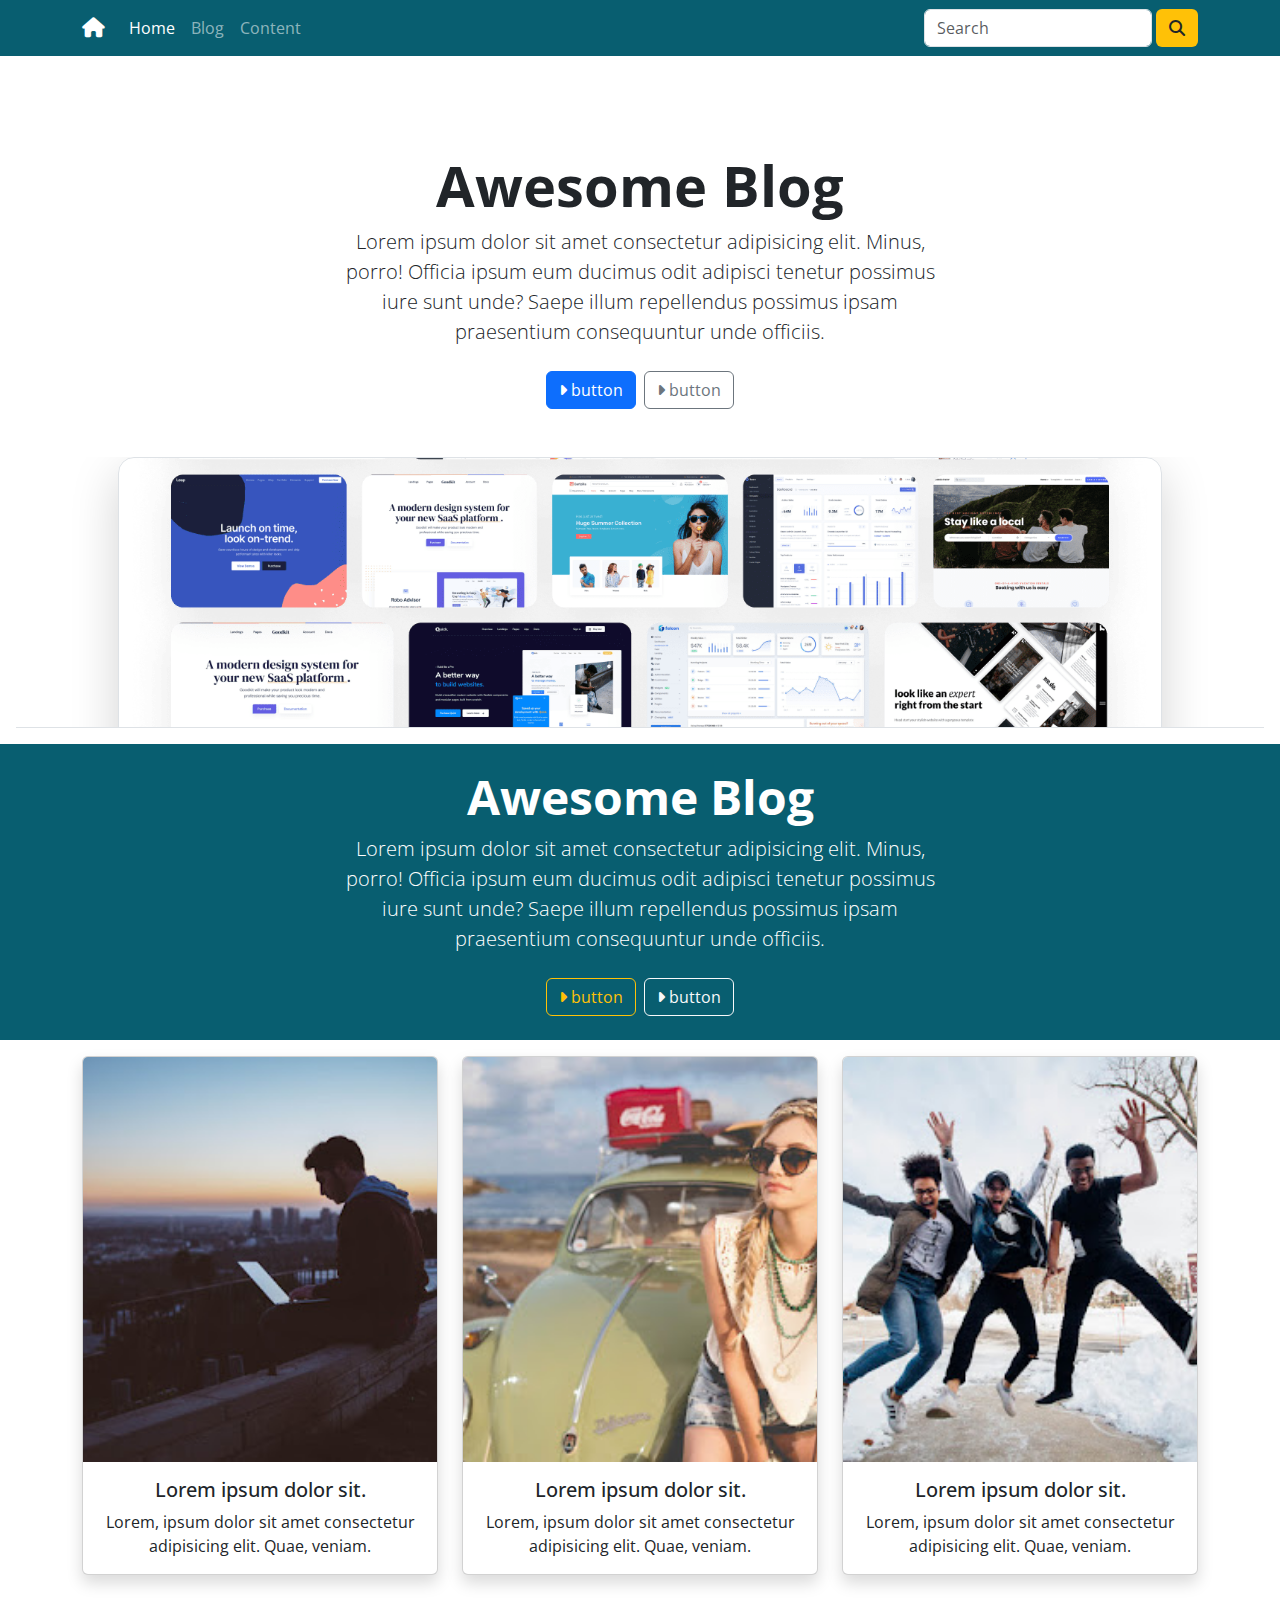
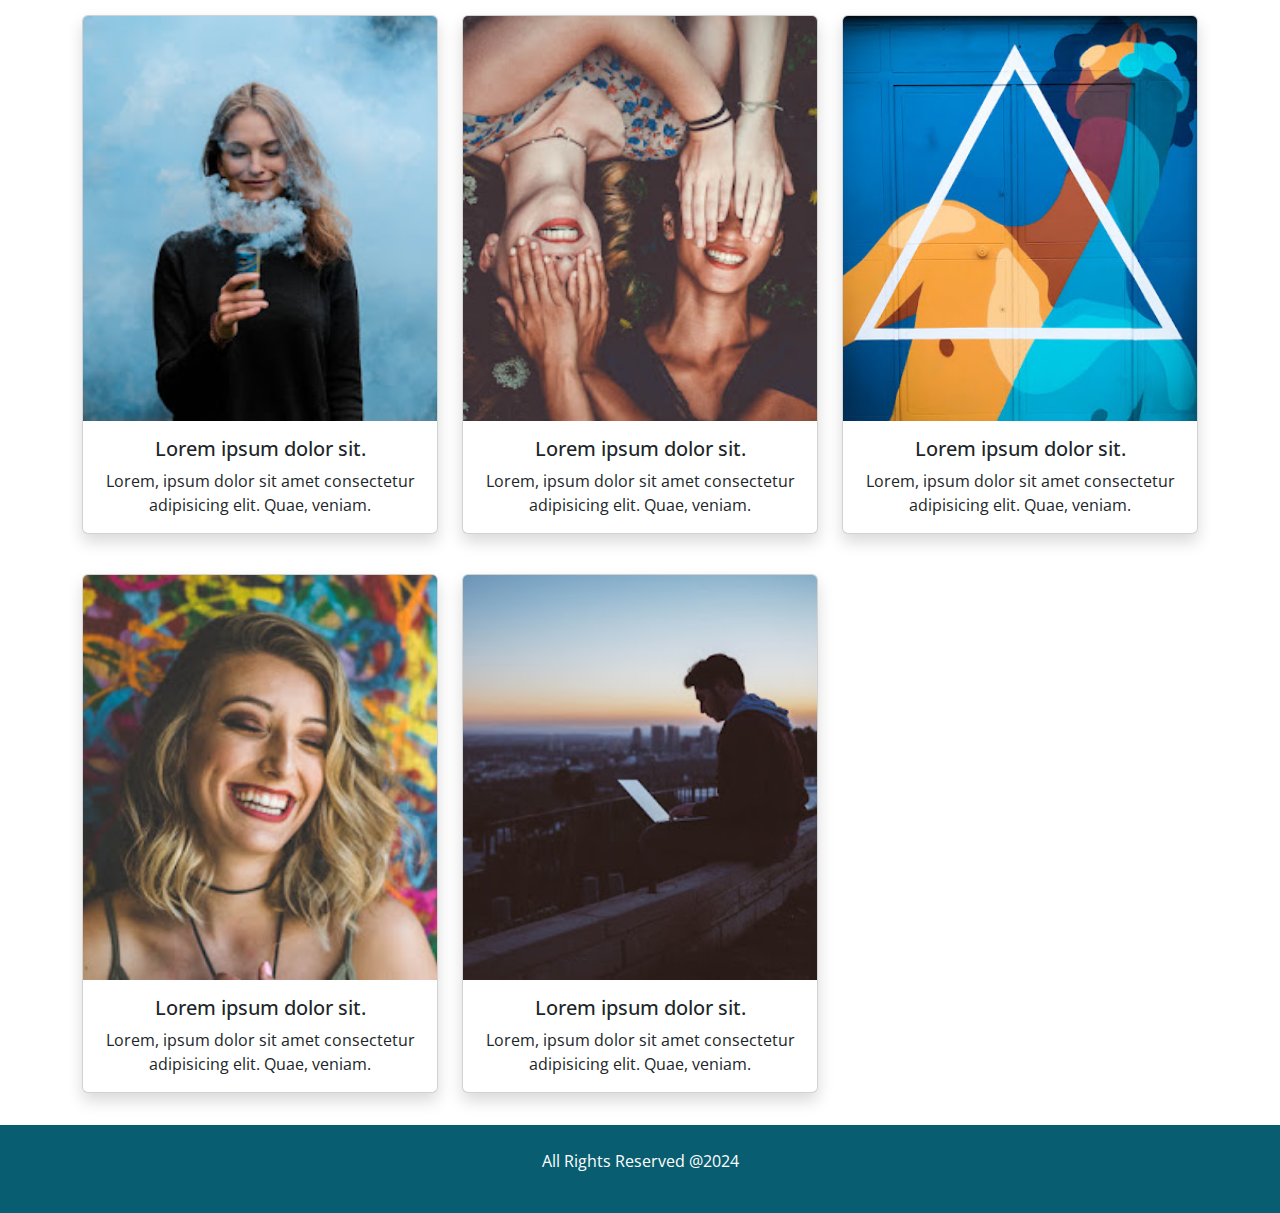
<file: index.html>
<!DOCTYPE html>
<html lang="en">
  <head>
    <meta charset="UTF-8" />
    <meta name="viewport" content="width=device-width, initial-scale=1.0" />
    <title>Document</title>
    <link
      rel="stylesheet"
      href="https://cdnjs.cloudflare.com/ajax/libs/font-awesome/6.4.2/css/all.min.css" />
    <link
      rel="stylesheet"
      href="https://cdn.jsdelivr.net/npm/bootstrap@5.3.2/dist/css/bootstrap.min.css" />
    <link rel="stylesheet" href="style.css" />
    <link rel="preconnect" href="https://fonts.googleapis.com" />
    <link rel="preconnect" href="https://fonts.gstatic.com" crossorigin />
    <link
      href="https://fonts.googleapis.com/css2?family=Open+Sans&display=swap"
      rel="stylesheet" />
  </head>
  <body>
    <!-- navbar -->
    <nav class="navbar navbar-expand-md navbar-dark">
      <div class="container">
        <a class="navbar-brand" href="index.html">
          <i class="fa-solid fa-house"></i>
        </a>
        <button
          class="navbar-toggler"
          type="button"
          data-bs-toggle="collapse"
          data-bs-target="#mobile">
          <i class="navbar-toggler-icon"></i>
        </button>

        <div id="mobile" class="navbar-collapse collapse">
          <ul class="navbar-nav me-auto">
            <li class="nav-item">
              <a class="nav-link active" aria-current="page" href="index.html"
                >Home</a
              >
            </li>
            <li class="nav-item">
              <a class="nav-link" href="blogs.html">Blog</a>
            </li>

            <li class="nav-item">
              <a class="nav-link" href="contact.html">Content</a>
            </li>
          </ul>
          <div class="d-flex">
            <input
              class="form-control me-1"
              type="search"
              placeholder="Search" />

            <a class="bg-warning btn" href=""
              ><i class="fa-solid fa-magnifying-glass"></i
            ></a>
          </div>
        </div>
      </div>
    </nav>
    <!-- navbar -->

    <!-- header -->
    <header class="m-3">
      <div class="pt-5 mt-5 px-4 text-center border-bottom">
        <h1 class="display-4 fw-bold">Awesome Blog</h1>
        <div class="col-lg-6 mx-auto">
          <p class="lead mb-4">
            Lorem ipsum dolor sit amet consectetur adipisicing elit. Minus,
            porro! Officia ipsum eum ducimus odit adipisci tenetur possimus iure
            sunt unde? Saepe illum repellendus possimus ipsam praesentium
            consequuntur unde officiis.
          </p>
          <div class="mb-5 d-grid gap-2 d-md-flex justify-content-md-center">
            <button class="btn btn-primary btn-large">
              <i class="fa-solid fa-caret-right"></i> button
            </button>
            <button class="btn btn-outline-secondary btn-large">
              <i class="fa-solid fa-caret-right"></i> button
            </button>
          </div>
        </div>
        <div class="" style="max-height: 30vh; overflow: hidden">
          <div class="container px-5">
            <img
              class="img-fluid border rounded-4 shadow-lg mb-4"
              width="700"
              height="400"
              src="img/bg.png"
              alt="" />
          </div>
        </div>
      </div>
    </header>
    <!-- header -->

    <!-- main -->

    <main>
      <div class="bg-dark text-center text-white px-4 py-4">
        <h1 class="display-5 fw-bold">Awesome Blog</h1>
        <div class="col-lg-6 mx-auto">
          <p class="lead mb-4">
            Lorem ipsum dolor sit amet consectetur adipisicing elit. Minus,
            porro! Officia ipsum eum ducimus odit adipisci tenetur possimus iure
            sunt unde? Saepe illum repellendus possimus ipsam praesentium
            consequuntur unde officiis.
          </p>
          <div class="d-grid gap-2 d-md-flex justify-content-md-center">
            <button class="btn btn-outline-warning btn-large">
              <i class="fa-solid fa-caret-right"></i> button
            </button>
            <button class="btn btn-outline-light btn-large">
              <i class="fa-solid fa-caret-right"></i> button
            </button>
          </div>
        </div>
      </div>
    </main>
    <!-- main -->

    <!-- cards -->
    <div class="container my-3">
      <div class="row row-cols-1 row-cols-lg-3 row-cols-md-2 g-4 text-center">
        <div class="col">
          <div class="card mb-3 shadow">
            <img src="img/1.jpeg" alt="" class="card-img-top" />
            <div class="card-body">
              <h5 class="card-title">Lorem ipsum dolor sit.</h5>
              <p class="card-text">
                Lorem, ipsum dolor sit amet consectetur adipisicing elit. Quae,
                veniam.
              </p>
            </div>
          </div>
        </div>
        <div class="col">
          <div class="card mb-3 shadow">
            <img src="img/2.jpeg" alt="" class="card-img-top" />
            <div class="card-body">
              <h5 class="card-title">Lorem ipsum dolor sit.</h5>
              <p class="card-text">
                Lorem, ipsum dolor sit amet consectetur adipisicing elit. Quae,
                veniam.
              </p>
            </div>
          </div>
        </div>
        <div class="col">
          <div class="card mb-3 shadow">
            <img src="img/3.jpeg" alt="" class="card-img-top" />
            <div class="card-body">
              <h5 class="card-title">Lorem ipsum dolor sit.</h5>
              <p class="card-text">
                Lorem, ipsum dolor sit amet consectetur adipisicing elit. Quae,
                veniam.
              </p>
            </div>
          </div>
        </div>
        <div class="col">
          <div class="card mb-3 shadow">
            <img src="img/4.jpeg" alt="" class="card-img-top" />
            <div class="card-body">
              <h5 class="card-title">Lorem ipsum dolor sit.</h5>
              <p class="card-text">
                Lorem, ipsum dolor sit amet consectetur adipisicing elit. Quae,
                veniam.
              </p>
            </div>
          </div>
        </div>
        <div class="col">
          <div class="card mb-3 shadow">
            <img src="img/5.jpeg" alt="" class="card-img-top" />
            <div class="card-body">
              <h5 class="card-title">Lorem ipsum dolor sit.</h5>
              <p class="card-text">
                Lorem, ipsum dolor sit amet consectetur adipisicing elit. Quae,
                veniam.
              </p>
            </div>
          </div>
        </div>
        <div class="col">
          <div class="card mb-3 shadow">
            <img src="img/6.jpeg" alt="" class="card-img-top" />
            <div class="card-body">
              <h5 class="card-title">Lorem ipsum dolor sit.</h5>
              <p class="card-text">
                Lorem, ipsum dolor sit amet consectetur adipisicing elit. Quae,
                veniam.
              </p>
            </div>
          </div>
        </div>
        <div class="col">
          <div class="card mb-3 shadow">
            <img src="img/7.jpeg" alt="" class="card-img-top" />
            <div class="card-body">
              <h5 class="card-title">Lorem ipsum dolor sit.</h5>
              <p class="card-text">
                Lorem, ipsum dolor sit amet consectetur adipisicing elit. Quae,
                veniam.
              </p>
            </div>
          </div>
        </div>
        <div class="col">
          <div class="card mb-3 shadow">
            <img src="img/1.jpeg" alt="" class="card-img-top" />
            <div class="card-body">
              <h5 class="card-title">Lorem ipsum dolor sit.</h5>
              <p class="card-text">
                Lorem, ipsum dolor sit amet consectetur adipisicing elit. Quae,
                veniam.
              </p>
            </div>
          </div>
        </div>
      </div>
    </div>
    <!-- cards -->

    <!-- footer -->
    <footer class="py-4 bg-dark text-white">
      <div class="container text-center"><p>All Rights Reserved @2024</p></div>
    </footer>
    <!-- footer -->
    <script
      src="https://cdn.jsdelivr.net/npm/@popperjs/core@2.11.8/dist/umd/popper.min.js"
      integrity="sha384-I7E8VVD/ismYTF4hNIPjVp/Zjvgyol6VFvRkX/vR+Vc4jQkC+hVqc2pM8ODewa9r"
      crossorigin="anonymous"></script>
    <script
      src="https://cdn.jsdelivr.net/npm/bootstrap@5.3.2/dist/js/bootstrap.min.js"
      integrity="sha384-BBtl+eGJRgqQAUMxJ7pMwbEyER4l1g+O15P+16Ep7Q9Q+zqX6gSbd85u4mG4QzX+"
      crossorigin="anonymous"></script>
  </body>
</html>
</file>
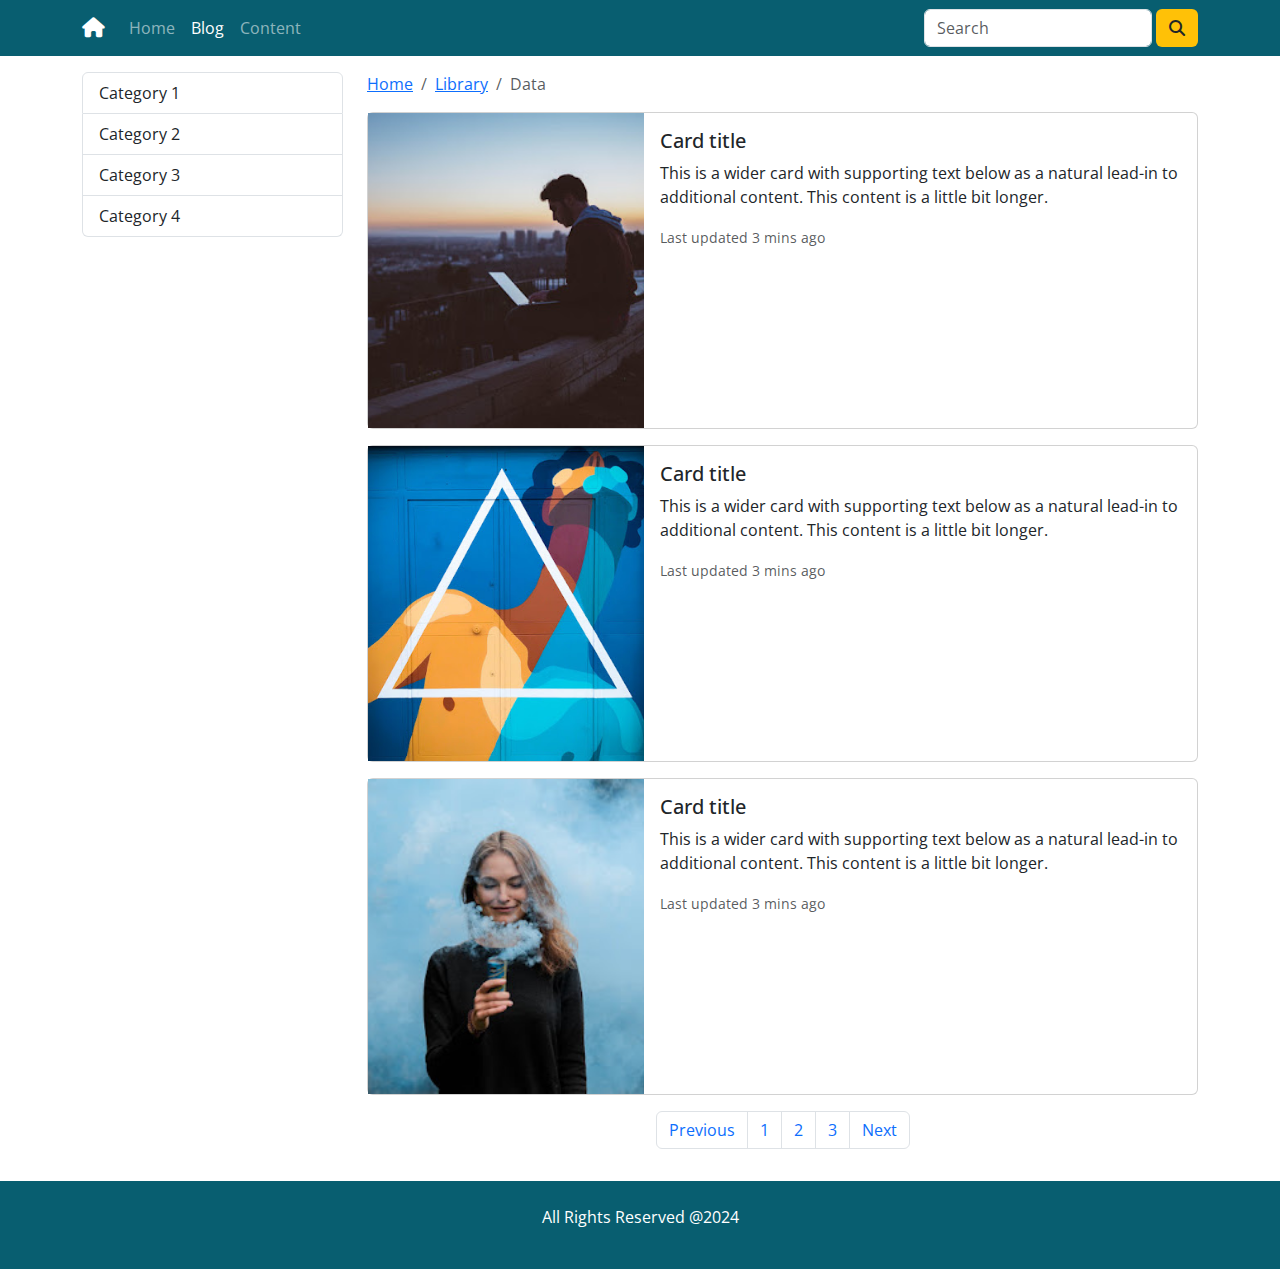
<file: blogs.html>
<!DOCTYPE html>
<html lang="en">
  <head>
    <meta charset="UTF-8" />
    <meta name="viewport" content="width=device-width, initial-scale=1.0" />
    <title>Document</title>
    <link
      rel="stylesheet"
      href="https://cdnjs.cloudflare.com/ajax/libs/font-awesome/6.4.2/css/all.min.css" />
    <link
      rel="stylesheet"
      href="https://cdn.jsdelivr.net/npm/bootstrap@5.3.2/dist/css/bootstrap.min.css" />
    <link rel="stylesheet" href="style.css" />
    <link rel="preconnect" href="https://fonts.googleapis.com" />
    <link rel="preconnect" href="https://fonts.gstatic.com" crossorigin />
    <link
      href="https://fonts.googleapis.com/css2?family=Open+Sans&display=swap"
      rel="stylesheet" />
  </head>
  <body>
    <!-- navbar -->
    <nav class="navbar navbar-expand-md navbar-dark">
      <div class="container">
        <a class="navbar-brand" href="index.html">
          <i class="fa-solid fa-house"></i>
        </a>
        <button
          class="navbar-toggler"
          type="button"
          data-bs-toggle="collapse"
          data-bs-target="#mobile">
          <i class="navbar-toggler-icon"></i>
        </button>

        <div id="mobile" class="navbar-collapse collapse">
          <ul class="navbar-nav me-auto">
            <li class="nav-item">
              <a class="nav-link" aria-current="page" href="index.html">Home</a>
            </li>
            <li class="nav-item">
              <a class="nav-link active" href="blogs.html">Blog</a>
            </li>

            <li class="nav-item">
              <a class="nav-link" href="contact.html">Content</a>
            </li>
          </ul>
          <div class="d-flex">
            <input
              class="form-control me-1"
              type="search"
              placeholder="Search" />

            <a class="bg-warning btn" href=""
              ><i class="fa-solid fa-magnifying-glass"></i
            ></a>
          </div>
        </div>
      </div>
    </nav>
    <!-- navbar -->

    <main>
      <div class="container my-3">
        <div class="row">
          <div class="col-md-3 mb-4 order-2 order-md-1">
            <ul class="list-group">
              <li class="list-group-item list-group-item-action">Category 1</li>
              <li class="list-group-item list-group-item-action">Category 2</li>
              <li class="list-group-item list-group-item-action">Category 3</li>
              <li class="list-group-item list-group-item-action">Category 4</li>
            </ul>
          </div>
          <div class="col-md-9 order-1 order-md-2">
            <nav>
              <ol class="breadcrumb">
                <li class="breadcrumb-item"><a href="index.html">Home</a></li>
                <li class="breadcrumb-item"><a href="#">Library</a></li>
                <li class="breadcrumb-item active">Data</li>
              </ol>
            </nav>

            <div class="card mb-3 rounded">
              <div class="row g-0">
                <div class="col-md-4">
                  <img src="img/1.jpeg" class="img-fluid" alt="..." />
                </div>
                <div class="col-md-8">
                  <div class="card-body">
                    <h5 class="card-title">Card title</h5>
                    <p class="card-text">
                      This is a wider card with supporting text below as a
                      natural lead-in to additional content. This content is a
                      little bit longer.
                    </p>
                    <p class="card-text">
                      <small class="text-muted">Last updated 3 mins ago</small>
                    </p>
                  </div>
                </div>
              </div>
            </div>
            <div class="card mb-3 rounded">
              <div class="row g-0">
                <div class="col-md-4">
                  <img src="img/6.jpeg" class="img-fluid" alt="..." />
                </div>
                <div class="col-md-8">
                  <div class="card-body">
                    <h5 class="card-title">Card title</h5>
                    <p class="card-text">
                      This is a wider card with supporting text below as a
                      natural lead-in to additional content. This content is a
                      little bit longer.
                    </p>
                    <p class="card-text">
                      <small class="text-muted">Last updated 3 mins ago</small>
                    </p>
                  </div>
                </div>
              </div>
            </div>
            <div class="card mb-3 rounded">
              <div class="row g-0">
                <div class="col-md-4">
                  <img src="img/4.jpeg" class="img-fluid" alt="..." />
                </div>
                <div class="col-md-8">
                  <div class="card-body">
                    <h5 class="card-title">Card title</h5>
                    <p class="card-text">
                      This is a wider card with supporting text below as a
                      natural lead-in to additional content. This content is a
                      little bit longer.
                    </p>
                    <p class="card-text">
                      <small class="text-muted">Last updated 3 mins ago</small>
                    </p>
                  </div>
                </div>
              </div>
            </div>

            <nav>
              <ul class="pagination justify-content-center">
                <li class="page-item">
                  <a class="page-link" href="#">Previous</a>
                </li>

                <li class="page-item"><a class="page-link" href="#">1</a></li>
                <li class="page-item"><a class="page-link" href="#">2</a></li>
                <li class="page-item"><a class="page-link" href="#">3</a></li>
                <li class="page-item">
                  <a class="page-link" href="#">Next</a>
                </li>
              </ul>
            </nav>
          </div>
        </div>
      </div>
    </main>

    <!-- footer -->
    <footer class="mt-auto py-4 bg-dark text-white">
      <div class="container text-center"><p>All Rights Reserved @2024</p></div>
    </footer>
    <!-- footer -->
    <script
      src="https://cdn.jsdelivr.net/npm/@popperjs/core@2.11.8/dist/umd/popper.min.js"
      integrity="sha384-I7E8VVD/ismYTF4hNIPjVp/Zjvgyol6VFvRkX/vR+Vc4jQkC+hVqc2pM8ODewa9r"
      crossorigin="anonymous"></script>
    <script
      src="https://cdn.jsdelivr.net/npm/bootstrap@5.3.2/dist/js/bootstrap.min.js"
      integrity="sha384-BBtl+eGJRgqQAUMxJ7pMwbEyER4l1g+O15P+16Ep7Q9Q+zqX6gSbd85u4mG4QzX+"
      crossorigin="anonymous"></script>
  </body>
</html>
</file>
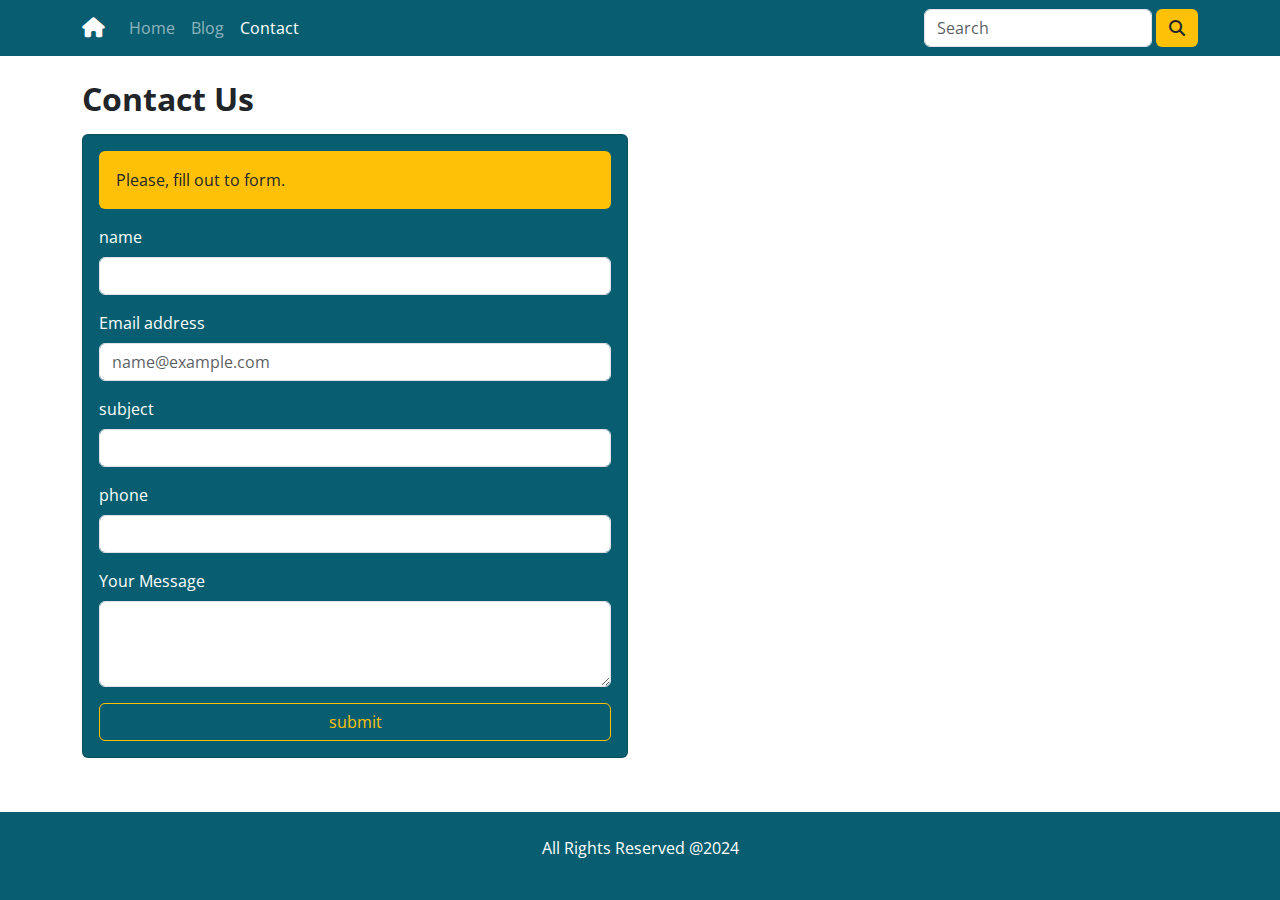
<file: contact.html>
<!DOCTYPE html>
<html lang="en" class="h-100">
  <head>
    <meta charset="UTF-8" />
    <meta name="viewport" content="width=device-width, initial-scale=1.0" />
    <title>Document</title>
    <link
      rel="stylesheet"
      href="https://cdnjs.cloudflare.com/ajax/libs/font-awesome/6.4.2/css/all.min.css" />
    <link
      rel="stylesheet"
      href="https://cdn.jsdelivr.net/npm/bootstrap@5.3.2/dist/css/bootstrap.min.css" />
    <link rel="stylesheet" href="style.css" />
    <link rel="preconnect" href="https://fonts.googleapis.com" />
    <link rel="preconnect" href="https://fonts.gstatic.com" crossorigin />
    <link
      href="https://fonts.googleapis.com/css2?family=Open+Sans&display=swap"
      rel="stylesheet" />
  </head>
  <body class="h-100 d-flex flex-column">
    <!-- navbar -->
    <nav class="navbar navbar-expand-md navbar-dark">
      <div class="container">
        <a class="navbar-brand" href="index.html">
          <i class="fa-solid fa-house"></i>
        </a>
        <button
          class="navbar-toggler"
          type="button"
          data-bs-toggle="collapse"
          data-bs-target="#mobile">
          <i class="navbar-toggler-icon"></i>
        </button>

        <div id="mobile" class="navbar-collapse collapse">
          <ul class="navbar-nav me-auto">
            <li class="nav-item">
              <a class="nav-link" aria-current="page" href="index.html">Home</a>
            </li>
            <li class="nav-item">
              <a class="nav-link" href="blogs.html">Blog</a>
            </li>

            <li class="nav-item">
              <a class="nav-link active" href="contact.html">Contact</a>
            </li>
          </ul>
          <div class="d-flex">
            <input
              class="form-control me-1"
              type="search"
              placeholder="Search" />

            <a class="bg-warning btn" href=""
              ><i class="fa-solid fa-magnifying-glass"></i
            ></a>
          </div>
        </div>
      </div>
    </nav>
    <!-- navbar -->

    <!-- contact-form -->
    <main>
      <div class="container my-4">
        <h2 class="title fw-bold my-3">Contact Us</h2>
        <div class="row row-cols-sm-1 g-4">
          <div class="col-md">
            <div class="bg-dark card p-3">
              <div class="alert bg-warning mb-3">Please, fill out to form.</div>
              <div class="mb-3 text-white">
                <label for="name" class="form-label">name</label>
                <input type="name" class="form-control" id="name" />
              </div>
              <div class="mb-3 text-white">
                <label for="email" class="form-label">Email address</label>
                <input
                  type="email"
                  class="form-control"
                  id="Email"
                  placeholder="name@example.com" />
              </div>
              <div class="mb-3 text-white">
                <label for="subject" class="form-label">subject</label>
                <input type="subject" class="form-control" id="subject" />
              </div>
              <div class="mb-3 text-white">
                <label for="phone" class="form-label">phone </label>
                <input type="phone" class="form-control" id="phone" />
              </div>
              <div class="mb-3 text-white">
                <label for="ta" class="form-label">Your Message</label>
                <textarea class="form-control" id="ta" rows="3"></textarea>
              </div>
              <button class="btn btn-outline-warning">submit</button>
            </div>
          </div>
          <div class="col-md">
            <iframe
              class="map"
              src="https://www.google.com/maps/embed?pb=!1m18!1m12!1m3!1d3012.6008160013657!2d29.094259176556445!3d40.96832292188336!2m3!1f0!2f0!3f0!3m2!1i1024!2i768!4f13.1!3m3!1m2!1s0x14cac653d355d445%3A0xee915d8d6536cbb8!2zS296eWF0YcSfxLEgTWFoYWxsZXNpIE11aHRhcmzEscSfxLE!5e0!3m2!1str!2str!4v1696016726260!5m2!1str!2str"
              width="100%"
              height="100%"
              style="border: 0"
              allowfullscreen=""
              loading="lazy"
              referrerpolicy="no-referrer-when-downgrade"></iframe>
          </div>
        </div>
      </div>
    </main>
    <!-- contact-form -->

    <!-- footer -->
    <footer class="mt-auto py-4 bg-dark text-white">
      <div class="container text-center"><p>All Rights Reserved @2024</p></div>
    </footer>
    <!-- footer -->
    <script
      src="https://cdn.jsdelivr.net/npm/@popperjs/core@2.11.8/dist/umd/popper.min.js"
      integrity="sha384-I7E8VVD/ismYTF4hNIPjVp/Zjvgyol6VFvRkX/vR+Vc4jQkC+hVqc2pM8ODewa9r"
      crossorigin="anonymous"></script>
    <script
      src="https://cdn.jsdelivr.net/npm/bootstrap@5.3.2/dist/js/bootstrap.min.js"
      integrity="sha384-BBtl+eGJRgqQAUMxJ7pMwbEyER4l1g+O15P+16Ep7Q9Q+zqX6gSbd85u4mG4QzX+"
      crossorigin="anonymous"></script>
  </body>
</html>
</file>
<file: style.css>
.navbar {
  background-color: #085e70;
}
body {
  font-family: "Open Sans", sans-serif;
}

.bg-dark {
  background-color: #085e70 !important;
}
.card-img-top {
  width: 100%;
  height: 35vh;
  object-fit: cover;
}
@media (min-width: 768px) {
  .card-img-top {
    height: 45vh;
  }
}
.img-fluid {
  width: 100%;
  height: 35vh;
  object-fit: cover;
}
</file>
